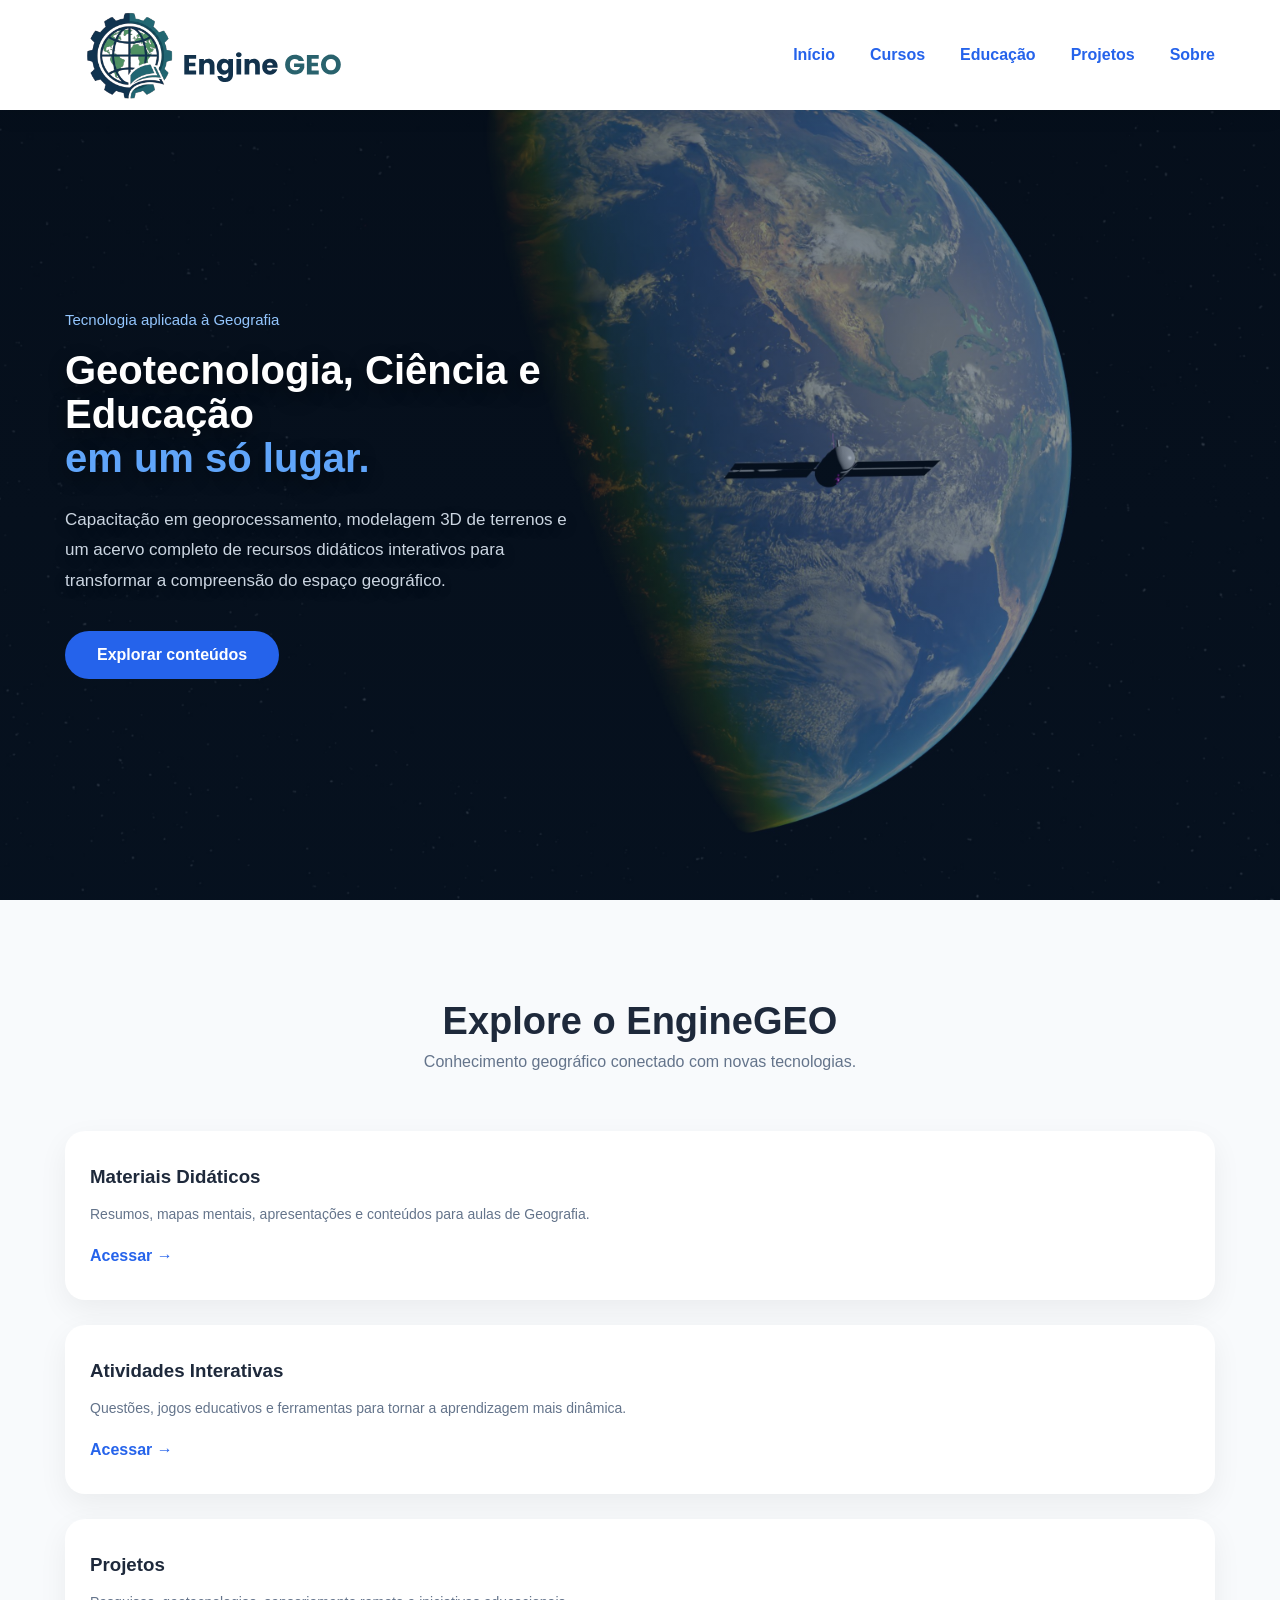
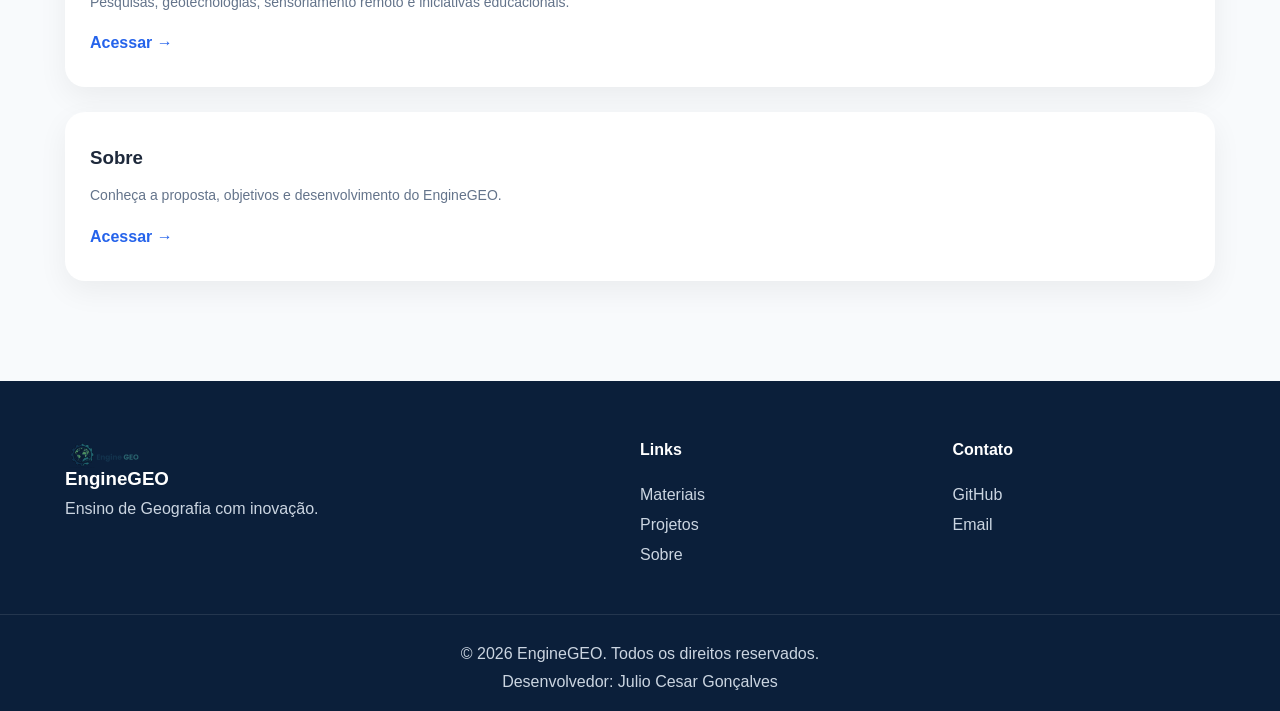
<file: index.html>
<!DOCTYPE html>
<html lang="pt-BR">
</div>

</section>
    <link rel="stylesheet" href="css/style.css">


</head>


<body>


<!-- ================= NAVBAR ================= -->

<header class="header">

    <nav class="navbar container">


        <a href="index.html" class="logo-area">

    <img src="img/logo.svg" alt="Logo EngineGEO">

</a>


        <ul class="nav-links">

            <li>
                <a href="index.html">
                    Início
                </a>
            </li>

            <li>
                <a href="pages/cursos.html">
                    Cursos
                </a>
            </li>

            <li>
                <a href="pages/educacao.html">
                    Educação
                </a>
            </li>

            <li>
                <a href="pages/projetos.html">
                    Projetos
                </a>
            </li>

            <li>
                <a href="pages/sobre.html">
                    Sobre
                </a>
            </li>

        </ul>



        <div class="menu-mobile">

            <span></span>
            <span></span>
            <span></span>

        </div>


    </nav>


</header>





<!-- ================= FUNDO ================= -->


<section class="fundo">


<div class="fundo-container container">



<div class="fundo-content">


<p class="fundo-tag">
    Tecnologia aplicada à Geografia
</p>


<h1>
Geotecnologia, Ciência e Educação
<br>
<span>
em um só lugar.
</span>

</h1>


<p class="fundo-description">

Capacitação em geoprocessamento, modelagem 3D de terrenos e um acervo completo de recursos didáticos interativos para transformar a compreensão do espaço geográfico.

</p>



<a href="#areas" class="btn-primary">

Explorar conteúdos

</a>



</div>





<div class="fundo-image">


<img src="img/fundo.jpg" 
alt="Fundo do site">


</div>



</div>


</section>








<!-- ================= ÁREAS ================= -->


<section class="areas" id="areas">


<div class="container">


<div class="section-title">


<h2>
Explore o EngineGEO
</h2>


<p>
Conhecimento geográfico conectado com novas tecnologias.
</p>


</div>




<div class="cards">


<div class="card">


<h3>
Materiais Didáticos
</h3>


<p>
Resumos, mapas mentais, apresentações e conteúdos para aulas de Geografia.
</p>


<a href="pages/materiais.html">
Acessar →
</a>


</div>





<div class="card">


<h3>
Atividades Interativas
</h3>


<p>
Questões, jogos educativos e ferramentas para tornar a aprendizagem mais dinâmica.
</p>


<a href="pages/atividades.html">
Acessar →
</a>


</div>





<div class="card">


<h3>
Projetos
</h3>


<p>
Pesquisas, geotecnologias, sensoriamento remoto e iniciativas educacionais.
</p>


<a href="pages/projetos.html">
Acessar →
</a>


</div>





<div class="card">


<h3>
Sobre
</h3>


<p>
Conheça a proposta, objetivos e desenvolvimento do EngineGEO.
</p>


<a href="pages/sobre.html">
Acessar →
</a>


</div>



</div>


</div>


</section>








<!-- HERO removido (substituído por seção 'fundo') -->
</div>


</div>


</section>








<!-- ================= FOOTER ================= -->


<footer class="footer">


<div class="container footer-content">


<div class="footer-brand">


<img src="img/logo.svg" alt="EngineGEO">


<h3>
EngineGEO
</h3>


<p>
Ensino de Geografia com inovação.
</p>


</div>




<div class="footer-links">


<h4>
Links
</h4>


<a href="pages/materiais.html">
Materiais
</a>


<a href="pages/projetos.html">
Projetos
</a>


<a href="pages/sobre.html">
Sobre
</a>


</div>





<div class="footer-contact">


<h4>
Contato
</h4>


<a href="#">
GitHub
</a>


<a href="#">
Email
</a>


</div>



</div>




<div class="copyright">

<p>
© 2026 EngineGEO. Todos os direitos reservados.
</p>

<p>
Desenvolvedor: Julio Cesar Gonçalves
</p>

</div>



</footer>




<script src="js/script.js"></script>


</body>


</html>
</file>
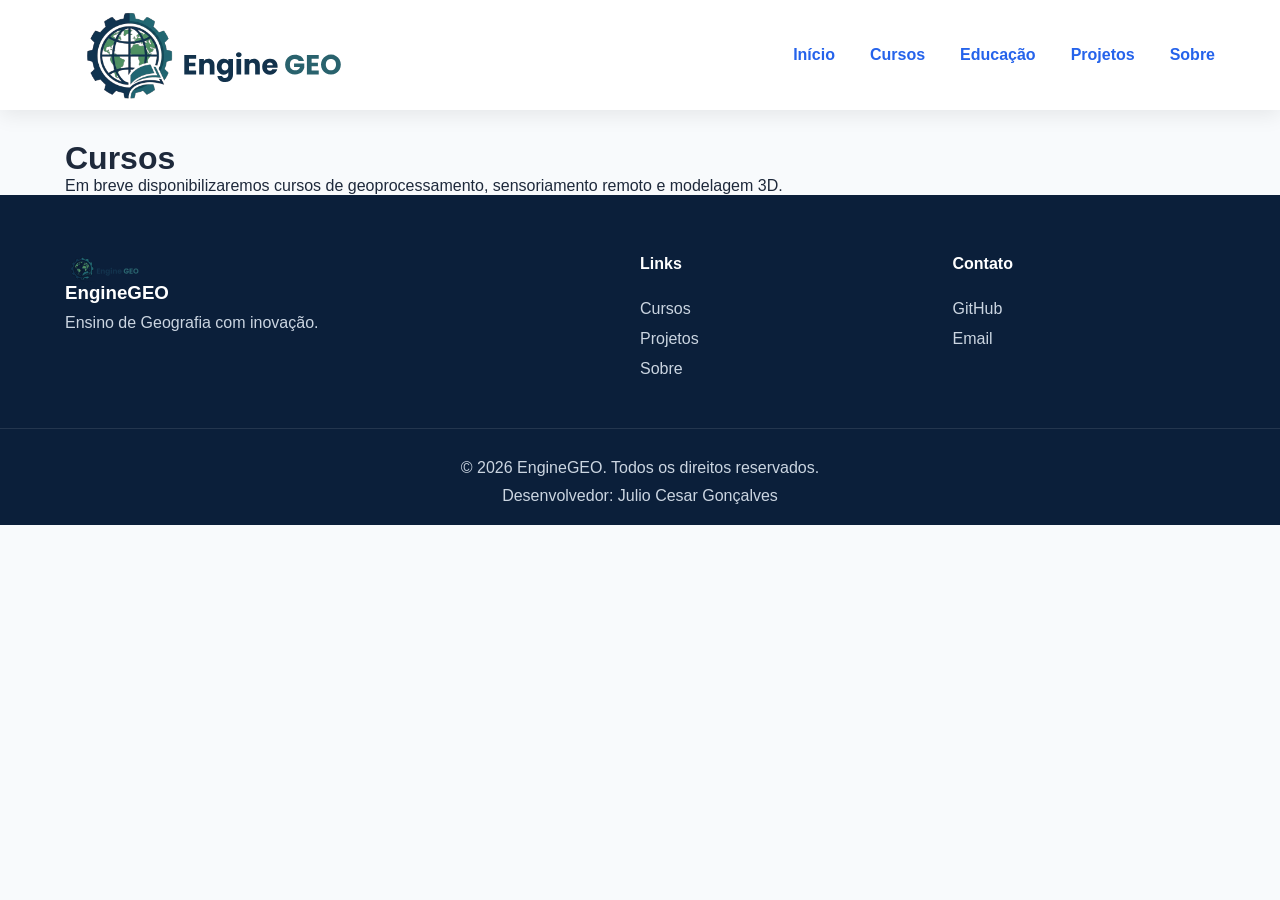
<file: pages/cursos.html>
<!DOCTYPE html>
<html lang="pt-BR">
<head>
    <meta charset="UTF-8">
    <meta name="viewport" content="width=device-width, initial-scale=1.0">
    <title>Cursos — EngineGEO</title>
    <link href="../css/style.css" rel="stylesheet">
</head>
<body>

<header class="header">
    <nav class="navbar container">
        <a href="../index.html" class="logo-area">
            <img src="../img/logo.svg" alt="Logo EngineGEO">
        </a>
        <ul class="nav-links">
            <li><a href="../index.html">Início</a></li>
            <li><a href="cursos.html">Cursos</a></li>
            <li><a href="educacao.html">Educação</a></li>
            <li><a href="projetos.html">Projetos</a></li>
            <li><a href="sobre.html">Sobre</a></li>
        </ul>
        <div class="menu-mobile">
            <span></span>
            <span></span>
            <span></span>
        </div>
    </nav>
</header>

<main class="container" style="padding-top:140px;">
    <h1>Cursos</h1>
    <p>Em breve disponibilizaremos cursos de geoprocessamento, sensoriamento remoto e modelagem 3D.</p>
</main>

<footer class="footer">
    <div class="container footer-content">
        <div class="footer-brand">
            <img src="../img/logo.svg" alt="EngineGEO">
            <h3>EngineGEO</h3>
            <p>Ensino de Geografia com inovação.</p>
        </div>
        <div class="footer-links">
            <h4>Links</h4>
            <a href="cursos.html">Cursos</a>
            <a href="projetos.html">Projetos</a>
            <a href="sobre.html">Sobre</a>
        </div>
        <div class="footer-contact">
            <h4>Contato</h4>
            <a href="#">GitHub</a>
            <a href="#">Email</a>
        </div>
    </div>
    <div class="copyright">
        <p>© <span id="year">2026</span> EngineGEO. Todos os direitos reservados.</p>
        <p>Desenvolvedor: Julio Cesar Gonçalves</p>
    </div>
</footer>

<script src="../js/script.js"></script>
</body>
</html>
</file>
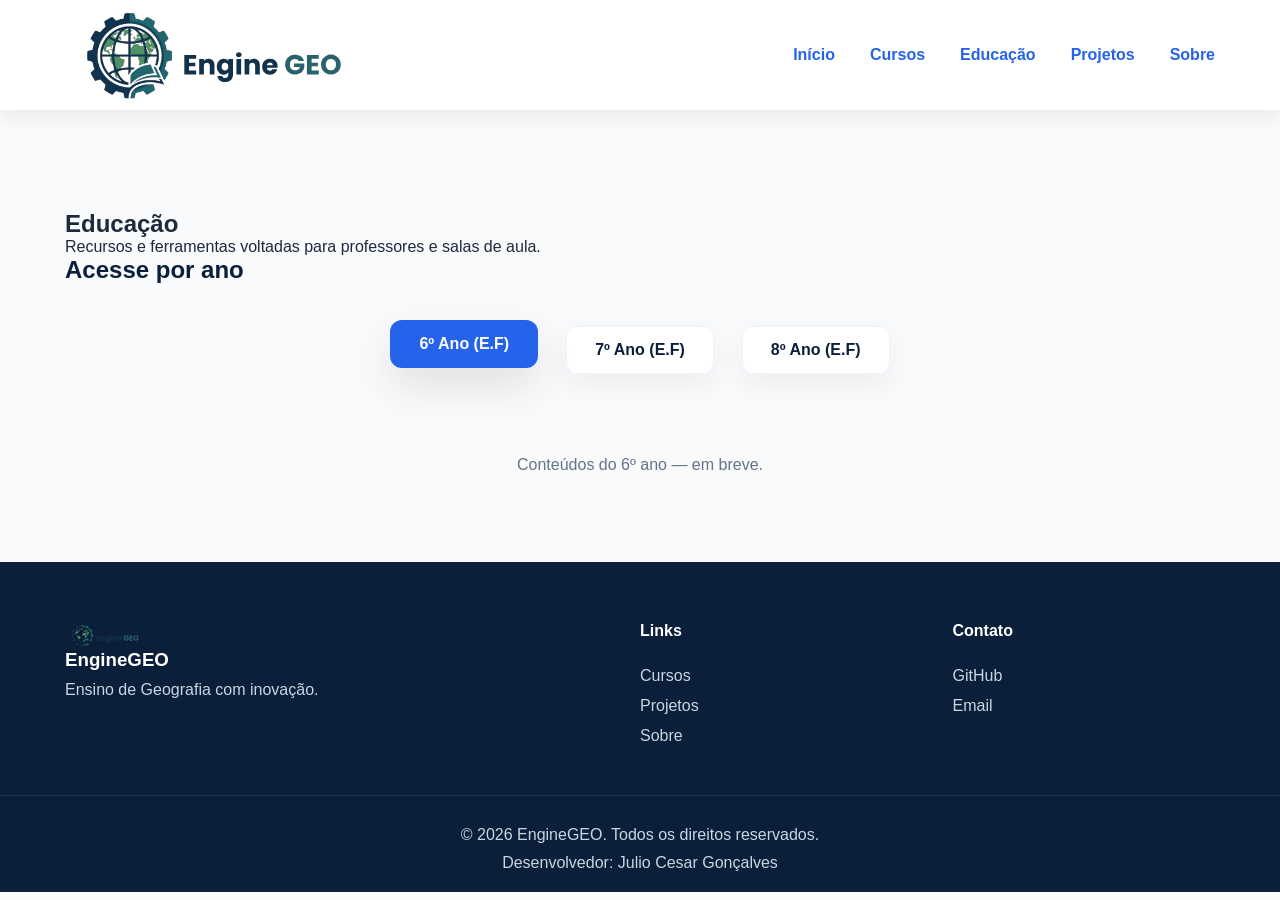
<file: pages/educacao.html>
<!DOCTYPE html>
<html lang="pt-BR">
<head>
    <meta charset="UTF-8">
    <meta name="viewport" content="width=device-width, initial-scale=1.0">
    <title>Educação — EngineGEO</title>
    <link href="../css/style.css" rel="stylesheet">
</head>
<body>

<header class="header">
    <nav class="navbar container">
        <a href="../index.html" class="logo-area">
            <img src="../img/logo.svg" alt="Logo EngineGEO">
        </a>
        <ul class="nav-links">
            <li><a href="../index.html">Início</a></li>
            <li><a href="cursos.html">Cursos</a></li>
            <li><a href="educacao.html">Educação</a></li>
            <li><a href="projetos.html">Projetos</a></li>
            <li><a href="sobre.html">Sobre</a></li>
        </ul>
        <div class="menu-mobile">
            <span></span>
            <span></span>
            <span></span>
        </div>
    </nav>
</header>

<main class="container" style="padding-top:140px;">
    <section class="education-section">
        <h1>Educação</h1>
        <p>Recursos e ferramentas voltadas para professores e salas de aula.</p>

        <div class="education-options">
            <h2>Acesse por ano</h2>
                <div class="year-buttons">
                    <a class="year-btn" href="#" data-year="6">6º Ano (E.F)</a>
                    <a class="year-btn" href="#" data-year="7">7º Ano (E.F)</a>
                    <a class="year-btn" href="#" data-year="8">8º Ano (E.F)</a>
                </div>
                <div class="year-panels">
                    <div class="year-panel" data-year="6">
                        <p style="color:var(--gray); padding:18px 0; text-align:center;">Conteúdos do 6º ano — em breve.</p>
                    </div>
                    <div class="year-panel" data-year="7">
                        <p style="color:var(--gray); padding:18px 0; text-align:center;">Conteúdos do 7º ano — em breve.</p>
                    </div>
                    <div class="year-panel" data-year="8">
                        <div class="materials-grid">
                            <div class="material-card">
                                <div class="material-left">
                                    <div class="material-icon">🔎</div>
                                    <div class="material-info">
                                        <h3>Atividade de investigação - Fronteiras da América Latina</h3>
                                        <p>Investigação guiada sobre delimitações e conflitos fronteiriços na América Latina.</p>
                                    </div>
                                </div>
                                <a class="download-btn" href="8-ano.html">Abrir atividade</a>
                            </div>
                        </div>
                    </div>
                </div>
        </div>
    </section>
</main>

<footer class="footer">
    <div class="container footer-content">
        <div class="footer-brand">
            <img src="../img/logo.svg" alt="EngineGEO">
            <h3>EngineGEO</h3>
            <p>Ensino de Geografia com inovação.</p>
        </div>
        <div class="footer-links">
            <h4>Links</h4>
            <a href="cursos.html">Cursos</a>
            <a href="projetos.html">Projetos</a>
            <a href="sobre.html">Sobre</a>
        </div>
        <div class="footer-contact">
            <h4>Contato</h4>
            <a href="#">GitHub</a>
            <a href="#">Email</a>
        </div>
    </div>
    <div class="copyright">
        <p>© <span id="year">2026</span> EngineGEO. Todos os direitos reservados.</p>
        <p>Desenvolvedor: Julio Cesar Gonçalves</p>
    </div>
</footer>

<script src="../js/script.js"></script>
</body>
</html>
</file>
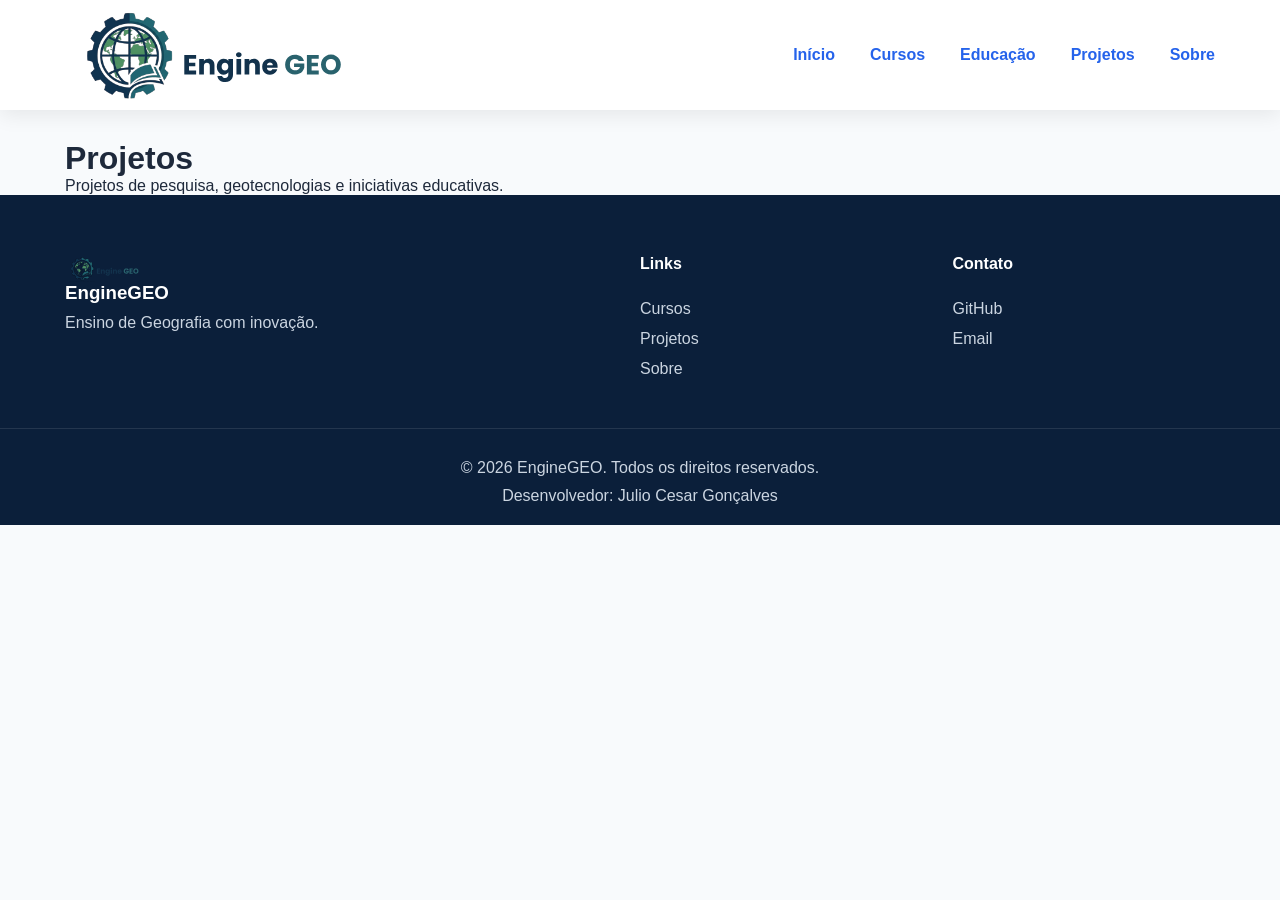
<file: pages/projetos.html>
<!DOCTYPE html>
<html lang="pt-BR">
<head>
    <meta charset="UTF-8">
    <meta name="viewport" content="width=device-width, initial-scale=1.0">
    <title>Projetos — EngineGEO</title>
    <link href="../css/style.css" rel="stylesheet">
</head>
<body>

<header class="header">
    <nav class="navbar container">
        <a href="../index.html" class="logo-area">
            <img src="../img/logo.svg" alt="Logo EngineGEO">
        </a>
        <ul class="nav-links">
            <li><a href="../index.html">Início</a></li>
            <li><a href="cursos.html">Cursos</a></li>
            <li><a href="educacao.html">Educação</a></li>
            <li><a href="projetos.html">Projetos</a></li>
            <li><a href="sobre.html">Sobre</a></li>
        </ul>
        <div class="menu-mobile">
            <span></span>
            <span></span>
            <span></span>
        </div>
    </nav>
</header>

<main class="container" style="padding-top:140px;">
    <h1>Projetos</h1>
    <p>Projetos de pesquisa, geotecnologias e iniciativas educativas.</p>
</main>

<footer class="footer">
    <div class="container footer-content">
        <div class="footer-brand">
            <img src="../img/logo.svg" alt="EngineGEO">
            <h3>EngineGEO</h3>
            <p>Ensino de Geografia com inovação.</p>
        </div>
        <div class="footer-links">
            <h4>Links</h4>
            <a href="cursos.html">Cursos</a>
            <a href="projetos.html">Projetos</a>
            <a href="sobre.html">Sobre</a>
        </div>
        <div class="footer-contact">
            <h4>Contato</h4>
            <a href="#">GitHub</a>
            <a href="#">Email</a>
        </div>
    </div>
    <div class="copyright">
        <p>© <span id="year">2026</span> EngineGEO. Todos os direitos reservados.</p>
        <p>Desenvolvedor: Julio Cesar Gonçalves</p>
    </div>
</footer>

<script src="../js/script.js"></script>
</body>
</html>
</file>
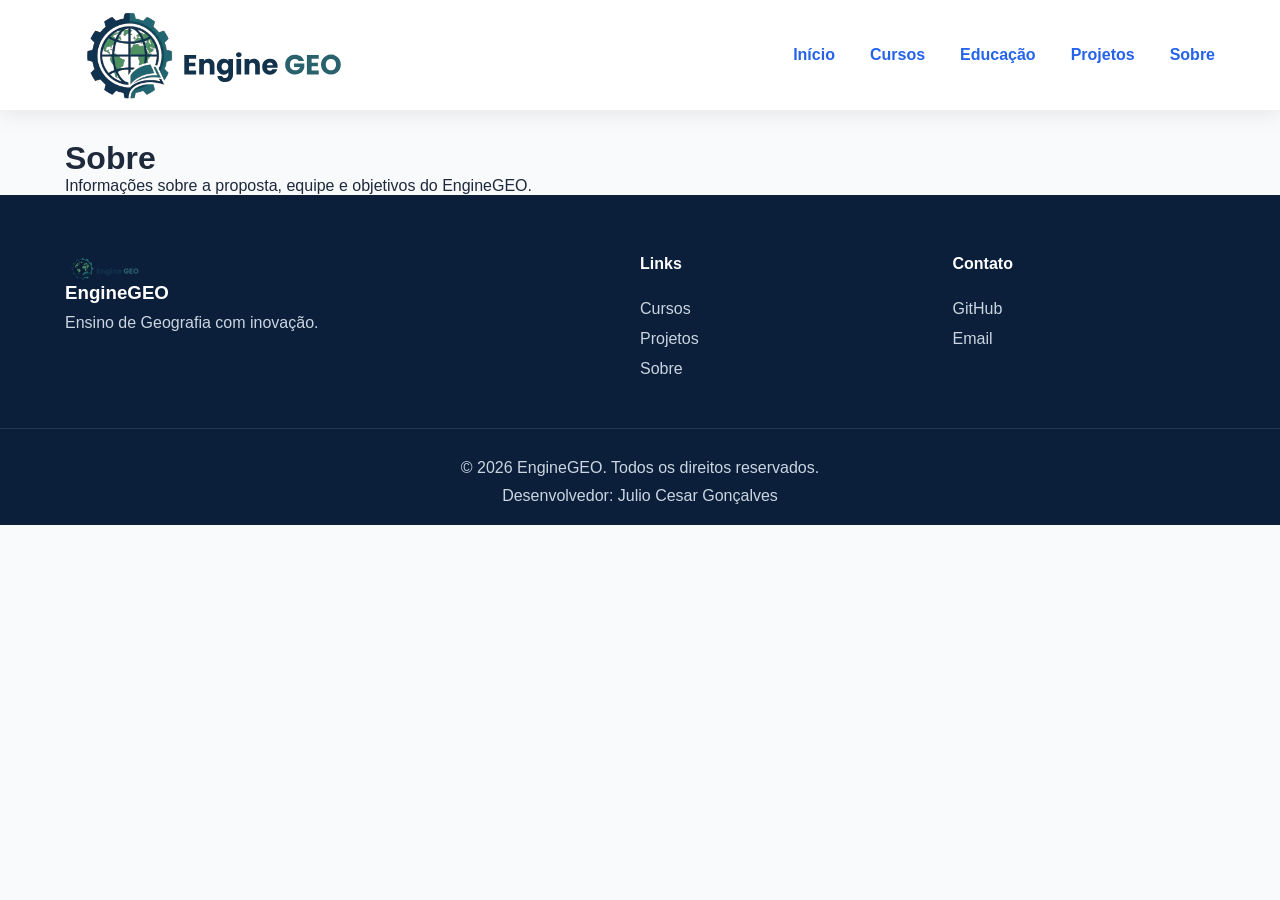
<file: pages/sobre.html>
<!DOCTYPE html>
<html lang="pt-BR">
<head>
    <meta charset="UTF-8">
    <meta name="viewport" content="width=device-width, initial-scale=1.0">
    <title>Sobre — EngineGEO</title>
    <link href="../css/style.css" rel="stylesheet">
</head>
<body>

<header class="header">
    <nav class="navbar container">
        <a href="../index.html" class="logo-area">
            <img src="../img/logo.svg" alt="Logo EngineGEO">
        </a>
        <ul class="nav-links">
            <li><a href="../index.html">Início</a></li>
            <li><a href="cursos.html">Cursos</a></li>
            <li><a href="educacao.html">Educação</a></li>
            <li><a href="projetos.html">Projetos</a></li>
            <li><a href="sobre.html">Sobre</a></li>
        </ul>
        <div class="menu-mobile">
            <span></span>
            <span></span>
            <span></span>
        </div>
    </nav>
</header>

<main class="container" style="padding-top:140px;">
    <h1>Sobre</h1>
    <p>Informações sobre a proposta, equipe e objetivos do EngineGEO.</p>
</main>

<footer class="footer">
    <div class="container footer-content">
        <div class="footer-brand">
            <img src="../img/logo.svg" alt="EngineGEO">
            <h3>EngineGEO</h3>
            <p>Ensino de Geografia com inovação.</p>
        </div>
        <div class="footer-links">
            <h4>Links</h4>
            <a href="cursos.html">Cursos</a>
            <a href="projetos.html">Projetos</a>
            <a href="sobre.html">Sobre</a>
        </div>
        <div class="footer-contact">
            <h4>Contato</h4>
            <a href="#">GitHub</a>
            <a href="#">Email</a>
        </div>
    </div>
    <div class="copyright">
        <p>© <span id="year">2026</span> EngineGEO. Todos os direitos reservados.</p>
        <p>Desenvolvedor: Julio Cesar Gonçalves</p>
    </div>
</footer>

<script src="../js/script.js"></script>
</body>
</html>
</file>
<file: css/style.css>
/* =====================================================
   ENGINEGEO
   STYLE.CSS
   ===================================================== */


/* =====================
   RESET
===================== */

* {

    margin: 0;
    padding: 0;
    box-sizing: border-box;

}

html {

    scroll-behavior: smooth;

}

body {

    font-family: 'Poppins', sans-serif;
    background: #F8FAFC;
    color: #1E293B;
    overflow-x: hidden;

}

a {

    text-decoration: none;
    color: inherit;

}

img {

    max-width: 100%;
    display: block;

}


/* =====================
   CORES DO PROJETO
===================== */

:root {

    --blue-dark: #0B1F3A;
    --blue: #2563EB;
    --background: #F8FAFC;
    --gray: #64748B;
    --text: #1E293B;
    --white: #FFFFFF;

}


/* =====================
   CONTAINER
===================== */

.container {

    width: min(1150px, 90%);
    margin: auto;

}


/* =====================
   NAVBAR
===================== */

.header {

    position: fixed;
    top: 0;
    left: 0;
    width: 100%;
    height: 110px;
    z-index: 1000;
    background: #FFFFFF;
    box-shadow: 0 5px 20px rgba(0,0,0,.08);

}

.navbar {

    height: 110px;
    display:flex;
    justify-content:space-between;
    align-items:center;

}

.logo-area {

    display:flex;
    align-items:center;

}

.logo-area img {

    width:300px;
    height:auto;

}

.nav-links {

    display:flex;
    gap:35px;
    list-style:none;

}

.nav-links a {

    color:#2563EB;
    font-size:16px;
    font-weight:600;

}









/* MENU MOBILE */


.menu-mobile {

    display:none;

    flex-direction:column;

    gap:5px;

}


.menu-mobile span {

    width:25px;

    height:3px;

    background:#2563EB;

    border-radius:5px;

}









/* =====================
   HERO
===================== */


.fundo {

    min-height:100vh;

    padding-top:90px;

    position:relative;

    /* imagem de fundo com sobreposição para harmonizar o texto */
    background:
        linear-gradient(rgba(11,31,58,0.45), rgba(16,47,86,0.35)),
        url('../img/fundo.jpg') center/cover no-repeat;

    display:flex;

    align-items:center;

    overflow:hidden;

}




.fundo-container {

    display:grid;

    grid-template-columns:1fr 1fr;

    align-items:center;

    gap:40px;

    position:relative;

    z-index:2; /* coloca o conteúdo sobre a sobreposição */

}





.fundo-content {

    animation:

    fadeUp .9s ease;

}





.fundo-tag {

    color:#93C5FD;

    font-size:15px;

    margin-bottom:20px;

}





.fundo h1 {

    font-size:

    clamp(42px,5vw,65px);


    line-height:1.1;

    color:white;

    font-weight:700;

    text-shadow: 0 6px 18px rgba(0,0,0,0.45);

}





.fundo h1 span {

    color:#60A5FA;

}





.fundo-description {

    margin-top:25px;

    max-width:520px;

    color:#CBD5E1;

    line-height:1.8;

    font-size:17px;

    text-shadow: 0 4px 12px rgba(0,0,0,0.35);

}







.btn-primary {


    display:inline-block;


    margin-top:35px;


    background:#2563EB;


    color:white;


    padding:15px 32px;


    border-radius:50px;


    font-weight:600;


    transition:.3s;


}



.btn-primary:hover {


    transform:translateY(-3px);


    box-shadow:

    0 15px 35px rgba(37,99,235,.5);


}






.fundo-image {

    display:none; /* imagem decorativa removida: usamos background em `.fundo` */

}


.fundo-image img {

    display:none;

}









/* =====================
   CARDS
===================== */


.areas {

    padding:100px 0;

}





.section-title {

    text-align:center;

    margin-bottom:60px;

}




.section-title h2 {

    font-size:38px;

}



.section-title p {

    color:#64748B;

    margin-top:10px;

}






.cards {


    display:grid;

    grid-template-columns:

    repeat(4,1fr);


    gap:25px;


}




.card {


    background:white;


    padding:35px 25px;


    border-radius:20px;


    box-shadow:

    0 10px 30px rgba(0,0,0,.06);


    transition:.3s;


}





.card:hover {


    transform:

    translateY(-10px);


    box-shadow:

    0 20px 40px rgba(0,0,0,.12);


}





.icon {


    font-size:40px;

    margin-bottom:20px;

}




.card h3 {

    margin-bottom:15px;

}




.card p {


    color:#64748B;

    line-height:1.7;

    font-size:14px;


}




.card a {


    display:inline-block;

    margin-top:20px;

    color:#2563EB;

    font-weight:600;


}









/* =====================
   SOBRE
===================== */


.about-preview {


    padding:100px 0;

    background:white;


}





.about-content {


    max-width:800px;

    margin:auto;

    text-align:center;


}





.about-content h2 {


    font-size:40px;


}





.about-content p {


    margin-top:20px;

    color:#64748B;

    line-height:1.8;


}










/* =====================
   FOOTER
===================== */


.footer {


    background:#0B1F3A;

    color:white;

    padding-top:60px;


}





.footer-content {


    display:grid;

    grid-template-columns:

    2fr 1fr 1fr;


    gap:50px;


}




.footer-brand img {


    width:80px;

}





.footer p {


    color:#CBD5E1;

    margin-top:10px;

}





.footer-links,

.footer-contact {


    display:flex;

    flex-direction:column;

    gap:12px;


}





.footer h4 {


    margin-bottom:15px;


}




.footer a {


    color:#CBD5E1;


}




.footer a:hover {


    color:white;


}






.copyright {


    margin-top:50px;

    padding:20px;

    text-align:center;

    border-top:

    1px solid rgba(255,255,255,.1);


}









/* =====================
   ANIMAÇÕES
===================== */


@keyframes fadeUp {


from {

opacity:0;

transform:translateY(30px);

}





    /* =====================
       EDUCAÇÃO / BLOG
    ===================== */

    .education-section {
        padding: 70px 0;
    }

    .education-options h2 {
        color: var(--blue-dark);
        font-size: 24px;
        margin-bottom: 12px;
    }

    .options-grid {
        display: grid;
        grid-template-columns: repeat(auto-fit, minmax(220px, 1fr));
        gap: 20px;
        margin-top: 18px;
    }

    .option-card {
        background: var(--white);
        padding: 18px;
        border-radius: 12px;
        box-shadow: 0 8px 24px rgba(0,0,0,.06);
        transition: transform .22s ease, box-shadow .22s ease;
        display: block;
    }

    .option-card h3 {
        color: var(--blue);
        margin-bottom: 6px;
    }

    .option-card p {
        color: var(--gray);
        font-size: 14px;
        line-height: 1.6;
    }

    .option-card:hover {
        transform: translateY(-6px);
        box-shadow: 0 18px 40px rgba(0,0,0,.10);
    }

    .blog-post {
        background: var(--white);
        padding: 28px;
        border-radius: 12px;
        box-shadow: 0 10px 30px rgba(0,0,0,.06);
    }

    .post-content h2 {
        margin-top: 18px;
    }

    .post-content p {
        color: var(--gray);
        line-height: 1.7;
        margin-top: 10px;
    }
to {

opacity:1;

transform:translateY(0);

}


}




@keyframes floating {


0%,100% {

transform:translateY(0);

}



50% {

transform:translateY(-20px);

}


}








.hidden {

    opacity:0;

    transform:translateY(30px);

    transition:.8s ease;

}



.show {

    opacity:1;

    transform:translateY(0);

}








/* =====================
   RESPONSIVO
===================== */


@media(max-width:900px){


.fundo-container {

    grid-template-columns:1fr;

    text-align:center;

}



.fundo-description {

    margin:auto;

}



    to {

    opacity:1;

    transform:translateY(0);

    }

    }


    /* =====================
       EDUCAÇÃO / BLOG
    ===================== */

    .education-section {
        padding: 70px 0;
    }

    .education-options h2 {
        color: var(--blue-dark);
        font-size: 24px;
        margin-bottom: 12px;
    }

    .year-buttons {
        display: flex;
        gap: 28px;
        justify-content: center;
        align-items: center;
        margin-top: 24px;
        padding: 18px 0 36px 0;
    }

    .year-btn {
        display: inline-block;
        background: var(--white);
        color: var(--blue-dark);
        padding: 14px 28px;
        border-radius: 12px;
        box-shadow: 0 10px 30px rgba(2,6,23,0.06);
        border: 1px solid rgba(37,99,235,0.08);
        font-weight: 600;
        transition: transform .18s ease, box-shadow .18s ease, background .18s ease;
    }

    .year-btn.active,
    .year-btn:hover {
        transform: translateY(-6px);
        box-shadow: 0 18px 40px rgba(0,0,0,.10);
        background: var(--blue);
        color: var(--white);
    }

    @media (max-width: 700px) {
        .year-buttons {
            flex-direction: column;
            gap: 14px;
        }
        .year-btn {
            width: 100%;
            text-align: center;
        }
    }

    /* Painéis de material */
    .year-panels {
        margin-top: 28px;
    }
    .year-panel { display:none; }
    .year-panel.active { display:block; }

    .materials-grid {
        display:grid;
        grid-template-columns: repeat(2, 1fr);
        gap:18px;
    }

    .material-card {
        background: var(--white);
        padding:18px 22px;
        border-radius:12px;
        display:flex;
        justify-content:space-between;
        align-items:center;
        box-shadow:0 10px 30px rgba(0,0,0,.04);
    }

    .material-left { display:flex; align-items:center; gap:14px; }
    .material-icon { width:44px; height:44px; border-radius:10px; background:#E6FFFA; display:flex; align-items:center; justify-content:center; font-size:18px; }
    .material-info h3 { margin-bottom:6px; font-size:16px; }
    .material-info p { color:var(--gray); font-size:13px; }
    .download-btn { background:var(--blue); color:white; padding:10px 16px; border-radius:999px; font-weight:700; }

    @media (max-width:900px){ .materials-grid{ grid-template-columns:1fr; } }

.cards {

    grid-template-columns:1fr;

}



.fundo h1 {

    font-size:40px;

}



.fundo-image img {

    width:300px;

}


}
</file>
